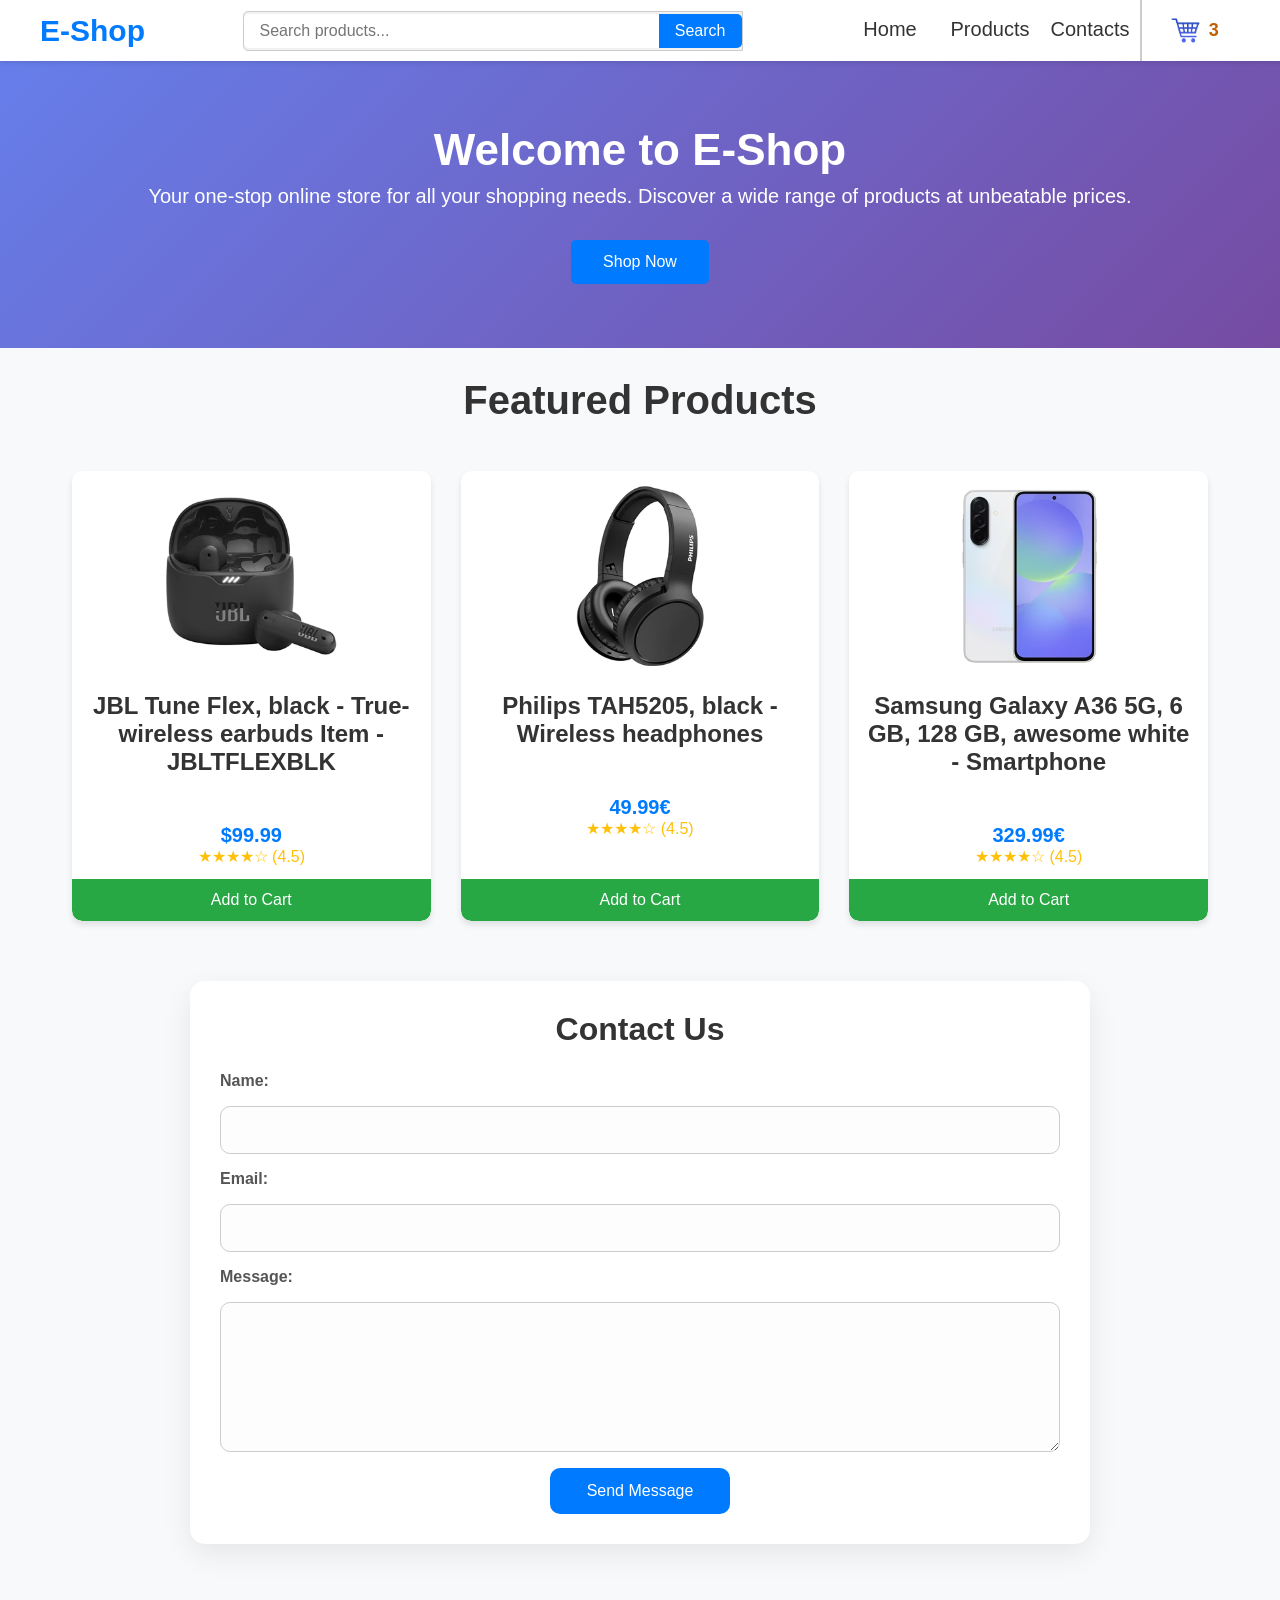
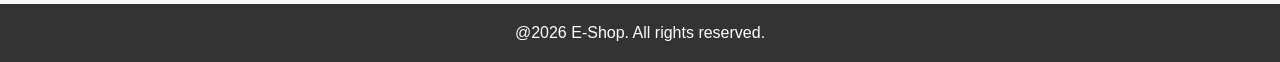
<file: index.html>
<!DOCTYPE html>
<html>
<head>
    <meta charset="UTF-8">
    <meta name="viewport" content="width=device-width, initial-scale=1.0">
    <title>E-Shop - Your Online Store</title>
    <link rel="stylesheet" href="style.css">
</head>
<body>


    <!-- Header & Navigation -->
    <header>
        <nav>
            <div class="logo">E-Shop</div>
            <div class="search">
                <input type="text" placeholder="Search products..."><button>Search</button>
            </div>
            <ul class="nav-links">
                <li><a href="index.html">Home</a></li>
                <li><a href="products.html">Products</a></li>
                <li><a href="index.html#contact">Contacts</a></li>
                <li class="cart-link"><a href="cart.html"><img src="images/cart.png" class="cart-img" alt="Cart"></a></li>
            </ul>
        </nav>
    </header>


<!-- Home Section -->
<section class="sc-home">
        <h1>Welcome to E-Shop</h1>
        <p>Your one-stop online store for all your shopping needs. Discover a wide range of products at unbeatable prices.</p>
        <a href="products.html" class="button">Shop Now</a>
</section>

    
<!-- Featured Products Section -->
    <main>
        <section class="products">
            <h2>Featured Products</h2>
        <div class="grid-container">
            
            <div class="product-container">
                <a href="product.html">
                <div class="product-link">
                <img src="images/electronics/headphones01.png" alt="Headphones" class="product-image">
                <h2>JBL Tune Flex, black - True-wireless earbuds Item - JBLTFLEXBLK</h2>
                <div class="product-details">
                <p class="price">$99.99</p>
                <div class="rating">★★★★☆ (4.5)</div>
                </div></div></a>
                <a href="#" class="into-cart">Add to Cart</a>

            </div>


            <div class="product-container">
                <a href="product.html">
                <div class="product-link">
                <img src="images/electronics/headphones02.png" alt="Headphones" class="product-image">
                <h2>Philips TAH5205, black - Wireless headphones</h2>
                <div class="product-details">
                <p class="price">49.99€</p>
                <div class="rating">★★★★☆ (4.5)</div>
                </div></div></a>
                <a href="#" class="into-cart">Add to Cart</a>

            </div>

            <div class="product-container">
                <a href="product.html">
                <div class="product-link">
                <img src="images/electronics/phone1.png" alt="Phone" class="product-image">
                <h2>Samsung Galaxy A36 5G, 6 GB, 128 GB, awesome white - Smartphone</h2>
                <div class="product-details">
                <p class="price">329.99€</p>
                <div class="rating">★★★★☆ (4.5)</div>
                </div></div></a>
                <a href="#" class="into-cart">Add to Cart</a>

            </div>
        </div>
            <!-- More products can be added here -->
        </section>
    </main>


   <!-- Contact Section -->
    <section id="contact" class="contact">
        <h2>Contact Us</h2>
        <form action="index.html#contact" method="post" id="cont-form">
            <label for="name">Name:</label>
            <input type="text" id="name" name="name">

            <label for="email">Email:</label>
            <input type="email" id="email" name="email">

            <label for="message">Message:</label>
            <textarea id="message" name="message" ></textarea>

            <button type="submit">Send Message</button>
        </form>
    </section>
    
    <!-- Footer -->
    <footer>
        <p>@2026 E-Shop. All rights reserved.</p>
    </footer>

    
<script src="index.js"></script>
</body>

</html>
</file>
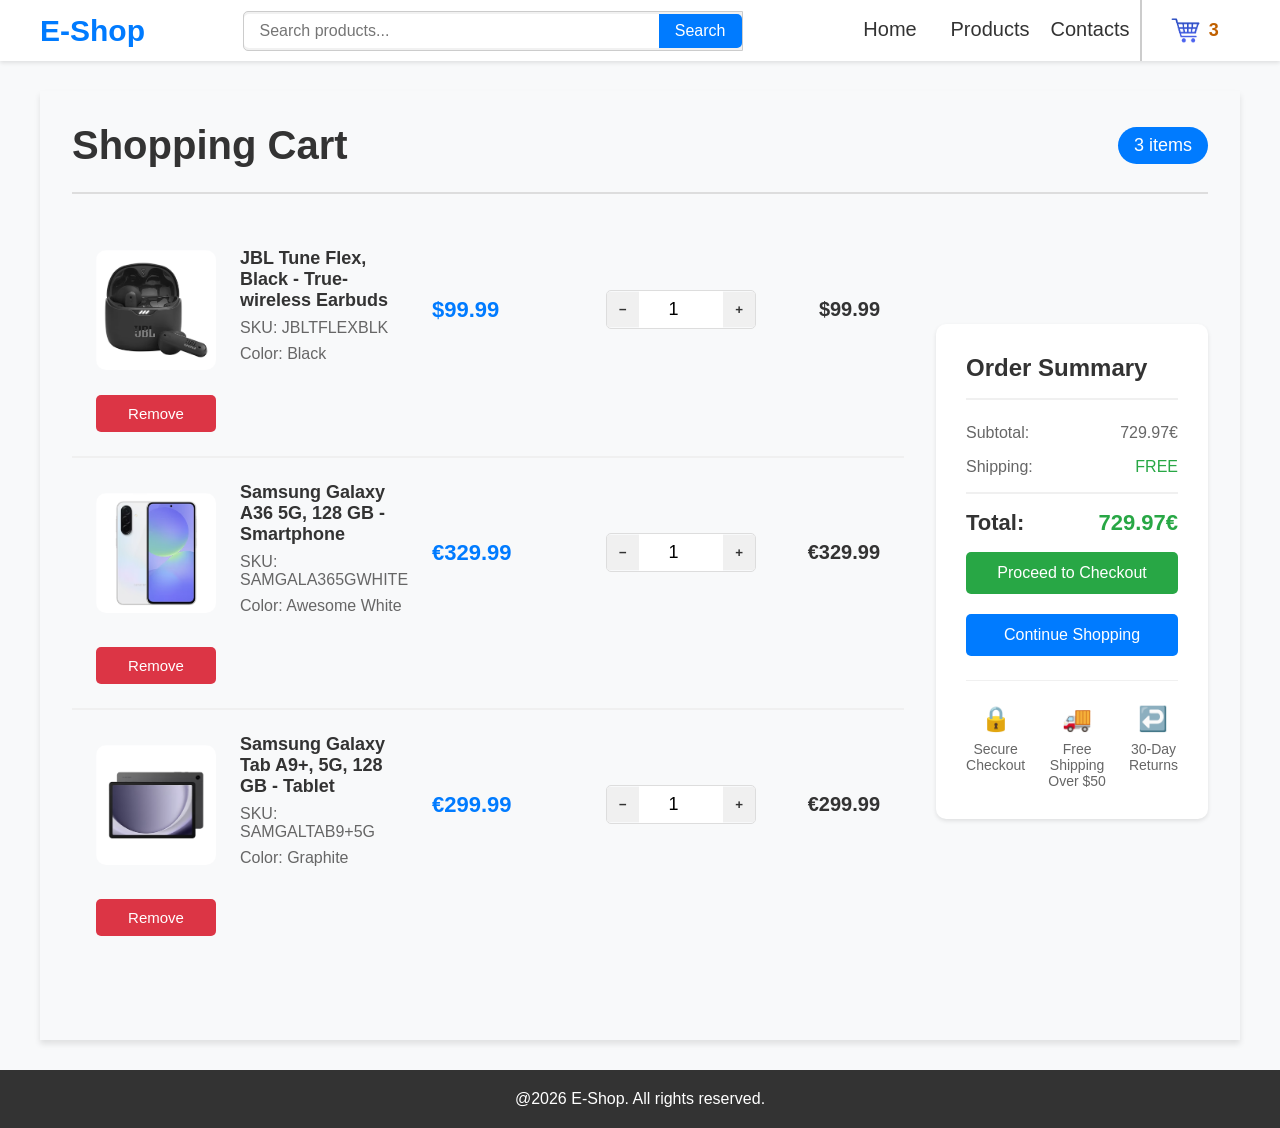
<file: cart.html>
<!DOCTYPE html>
<html>
<head>
    <meta charset="UTF-8">
    <meta name="viewport" content="width=device-width, initial-scale=1.0">
    <title>Shopping Cart - E-Shop</title>
    <link rel="stylesheet" href="style.css">
</head>
<body>

    <!-- Header & Navigation -->
    <header>
        <nav>
            <div class="logo">E-Shop</div>
            <div class="search">
                <input type="text" placeholder="Search products..."><button>Search</button>
            </div>
            <ul class="nav-links">
                <li><a href="index.html">Home</a></li>
                <li><a href="products.html">Products</a></li>
                <li><a href="index.html#contact">Contacts</a></li>
                <li class="cart-link"><a href="cart.html"><img src="images/cart.png" class="cart-img" alt="Cart"></a></li>
            </ul>
        </nav>
    </header>

    <!-- Shopping Cart Section -->
    <main>
        <section class="cart-container">
            <div class="cart-header">
                <h1>Shopping Cart</h1>
                <span class="cart-item-count">3 items</span>
            </div>

            <div class="cart-layout">
                <!-- Cart Items Section -->
                <div class="cart-items-section">
                    <!-- Cart Item 1 -->
                    <div class="cart-item" id="cart-item">
                        <div class="cart-item-image">
                            <img src="images/electronics/headphones01.png" alt="JBL Tune Flex">
                        </div>
                        <div class="cart-item-details">
                            <h2>JBL Tune Flex, Black - True-wireless Earbuds</h2>
                            <p class="product-sku">SKU: JBLTFLEXBLK</p>
                            <p class="product-color">Color: Black</p>
                        </div>
                        <div class="cart-item-price">$99.99</div>
                        <div class="quantity-control">
                            <button>−</button>
                            <input type="number" value="1" readonly>
                            <button>+</button>
                        </div>
                        <div class="item-price">$99.99</div>
                        <button class="remove-btn" onclick="remove()">Remove</button>
                    </div>

                    <!-- Cart Item 2 -->
                    <div class="cart-item">
                        <div class="cart-item-image">
                            <img src="images/electronics/phone1.png" alt="Samsung Galaxy A36">
                        </div>
                        <div class="cart-item-details">
                            <h2>Samsung Galaxy A36 5G, 128 GB - Smartphone</h2>
                            <p class="product-sku">SKU: SAMGALA365GWHITE</p>
                            <p class="product-color">Color: Awesome White</p>
                        </div>
                        <div class="cart-item-price">€329.99</div>
                        <div class="quantity-control">
                            <button>−</button>
                            <input type="number" value="1" readonly>
                            <button>+</button>
                        </div>
                        <div class="item-price">€329.99</div>
                        <button class="remove-btn">Remove</button>
                    </div>

                    <!-- Cart Item 3 -->
                    <div class="cart-item" id="item-3">
                        <div class="cart-item-image">
                            <img src="images/electronics/tablet.png" alt="Samsung Galaxy Tab">
                        </div>
                        <div class="cart-item-details">
                            <h2>Samsung Galaxy Tab A9+, 5G, 128 GB - Tablet</h2>
                            <p class="product-sku">SKU: SAMGALTAB9+5G</p>
                            <p class="product-color">Color: Graphite</p>
                        </div>
                        <div class="cart-item-price">€299.99</div>
                        <div class="quantity-control">
                            <button>−</button>
                            <input type="number" value="1" readonly>
                            <button>+</button>
                        </div>
                        <div class="item-price">€299.99</div>
                        <button class="remove-btn">Remove</button>
                    </div>
                </div>

                <!-- Order Summary Sidebar -->
                <div class="order-summary">
                    <h2>Order Summary</h2>

                    <div class="summary-row">
                        <span>Subtotal:</span>
                        <span class="tag-price">729.97€</span>
                    </div>

                    <div class="summary-row">
                        <span>Shipping:</span>
                        <span class="tag-price" style="color:#28a745">FREE</span>
                    </div>

                    <div class="summary-row total">
                        <span>Total:</span>
                        <span class="tag-price">729.97€</span>
                    </div>


                    <!-- Checkout Button -->
                    <button class="checkout-btn">Proceed to Checkout</button>
                    <a href="products.html" class="continue-shopping-btn">Continue Shopping</a>

                    <!-- Trust Badges -->
                    <div class="trust-badges">
                        <div class="badge">
                            <span class="icon">🔒</span>
                            <span>Secure Checkout</span>
                        </div>
                        <div class="badge">
                            <span class="icon">🚚</span>
                            <span>Free Shipping Over $50</span>
                        </div>
                        <div class="badge">
                            <span class="icon">↩️</span>
                            <span>30-Day Returns</span>
                        </div>
                    </div>
                </div>
            </div>
        </section>
    </main>

    <!-- Footer -->
    <footer>
        <p>@2026 E-Shop. All rights reserved.</p>
    </footer>

</body>
</html>
</file>
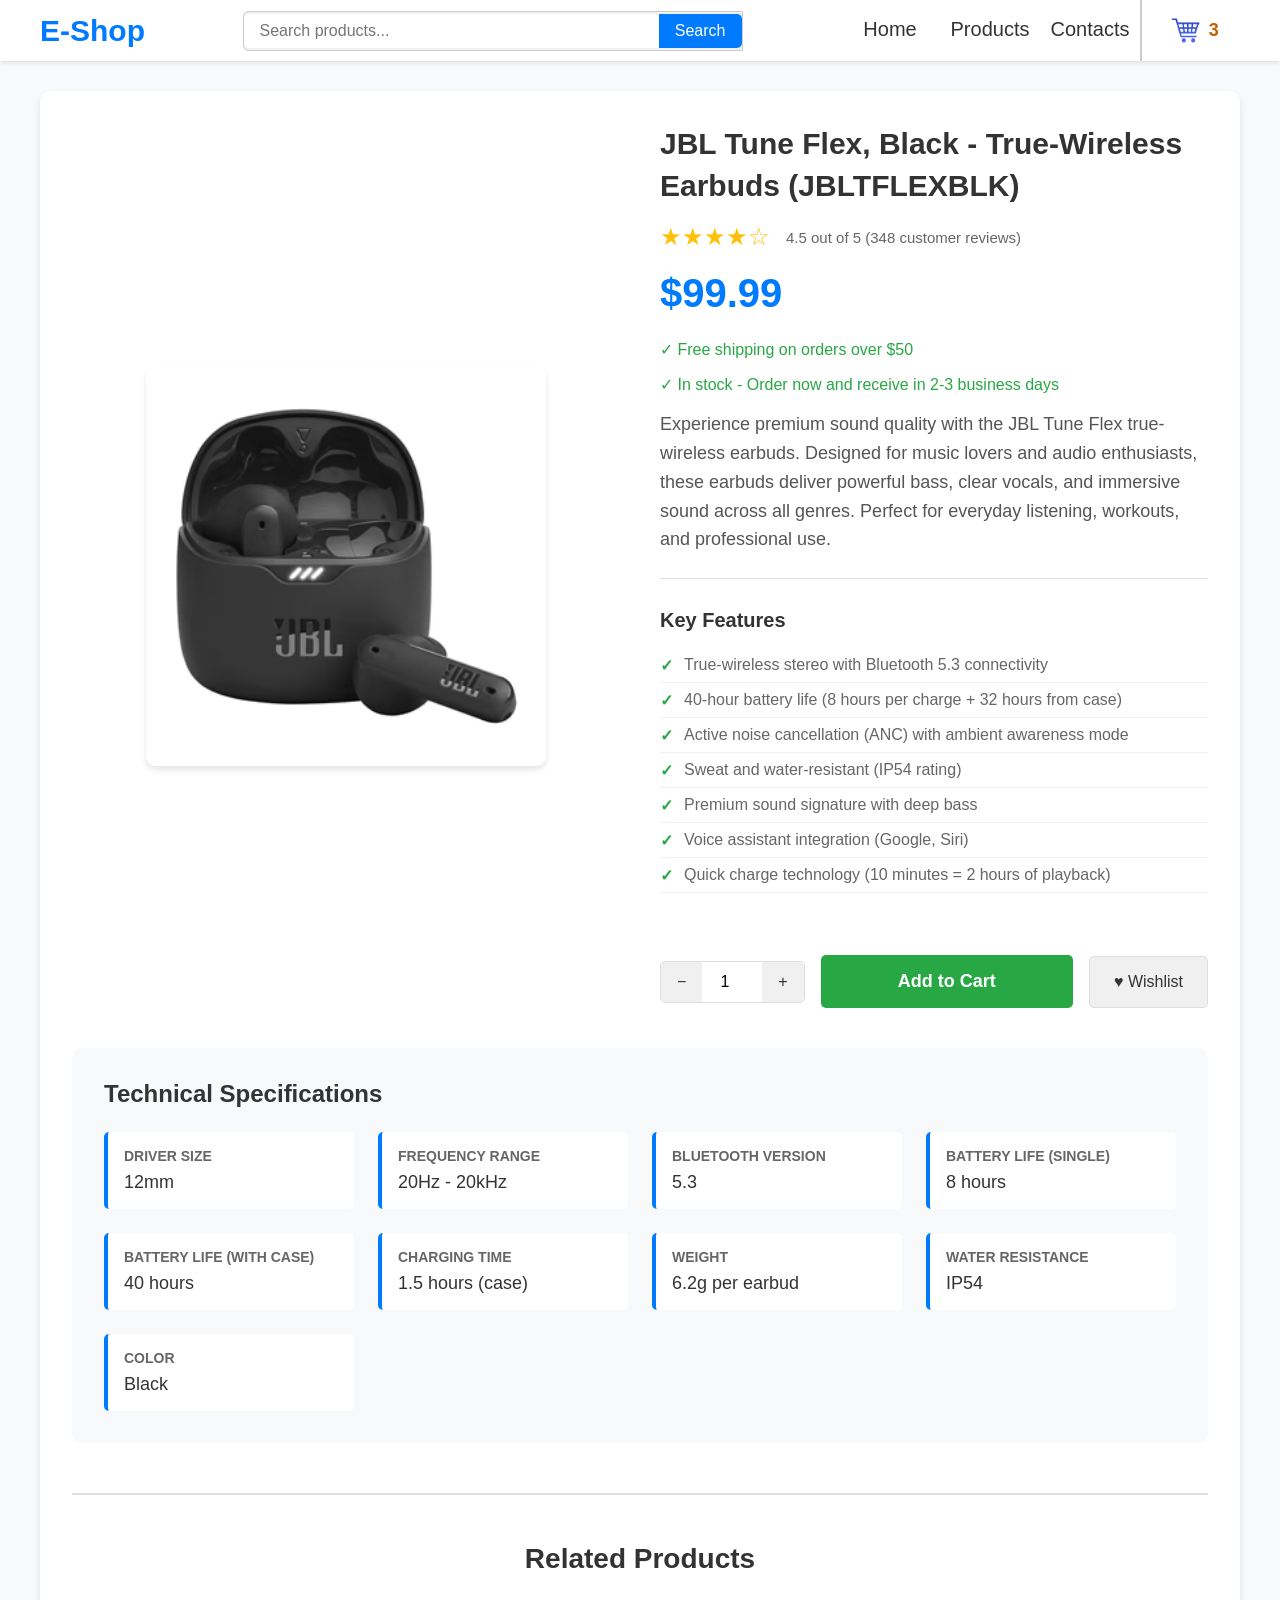
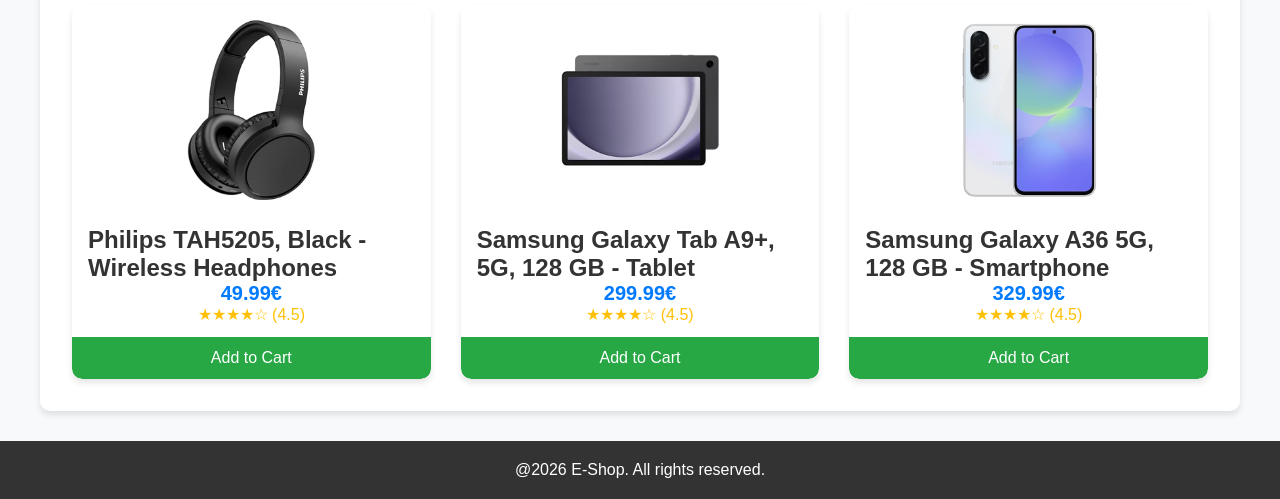
<file: product.html>
<!DOCTYPE html>
<html>
<head>
    <meta charset="UTF-8">
    <meta name="viewport" content="width=device-width, initial-scale=1.0">
    <title>Product Details - E-Shop</title>
    <link rel="stylesheet" href="style.css">
</head>
<body>

    <!-- Header & Navigation -->
    <header>
        <nav>
            <div class="logo">E-Shop</div>
            <div class="search">
                <input type="text" placeholder="Search products..."><button>Search</button>
            </div>
            <ul class="nav-links">
                <li><a href="index.html">Home</a></li>
                <li><a href="products.html">Products</a></li>
                <li><a href="index.html#contact">Contacts</a></li>
                <li class="cart-link"><a href="cart.html"><img src="images/cart.png" class="cart-img" alt="Cart"></a></li>
            </ul>
        </nav>
    </header>

    <!-- Product Detail Section -->
    <main>
        <div class="product-detail">
            <div class="product-detail-container">
                <!-- Product Image -->
                <div class="product-image-section">
                    <img src="images/electronics/headphones01.png" alt="JBL Tune Flex Black Wireless Earbuds">
                </div>

                <!-- Product Information -->
                <div class="product-info-section">
                    <h1 class="product-title">JBL Tune Flex, Black - True-Wireless Earbuds (JBLTFLEXBLK)</h1>

                    <!-- Rating -->
                    <div class="product-rating">
                        <span class="rating-stars">★★★★☆</span>
                        <span class="rating-count">4.5 out of 5 (348 customer reviews)</span>
                    </div>

                    <!-- Price -->
                    <div class="product-price">$99.99</div>
                    <div class="price-info">✓ Free shipping on orders over $50</div>
                    <div class="price-info">✓ In stock - Order now and receive in 2-3 business days</div>

                    <!-- Description -->
                    <div class="product-description">
                        Experience premium sound quality with the JBL Tune Flex true-wireless earbuds. Designed for music lovers and audio enthusiasts, these earbuds deliver powerful bass, clear vocals, and immersive sound across all genres. Perfect for everyday listening, workouts, and professional use.
                    </div>

                    <!-- Key Features -->
                    <div class="product-details-list">
                        <h3>Key Features</h3>
                        <ul>
                            <li>True-wireless stereo with Bluetooth 5.3 connectivity</li>
                            <li>40-hour battery life (8 hours per charge + 32 hours from case)</li>
                            <li>Active noise cancellation (ANC) with ambient awareness mode</li>
                            <li>Sweat and water-resistant (IP54 rating)</li>
                            <li>Premium sound signature with deep bass</li>
                            <li>Voice assistant integration (Google, Siri)</li>
                            <li>Quick charge technology (10 minutes = 2 hours of playback)</li>
                        </ul>
                    </div>

                    <!-- Add to Cart Actions -->
                    <div class="product-actions">
                        <div class="quantity-selector">
                            <button>−</button>
                            <input type="number" value="1" readonly>
                            <button>+</button>
                        </div>
                        <button class="add-to-cart-btn">Add to Cart</button>
                        <button class="wishlist-btn">♥ Wishlist</button>
                    </div>
                </div>
            </div>

            <!-- Specifications Section -->
            <div class="specifications">
                <h3>Technical Specifications</h3>
                <div class="spec-grid">
                    <div class="spec-item">
                        <div class="spec-label">Driver Size</div>
                        <div class="spec-value">12mm</div>
                    </div>
                    <div class="spec-item">
                        <div class="spec-label">Frequency Range</div>
                        <div class="spec-value">20Hz - 20kHz</div>
                    </div>
                    <div class="spec-item">
                        <div class="spec-label">Bluetooth Version</div>
                        <div class="spec-value">5.3</div>
                    </div>
                    <div class="spec-item">
                        <div class="spec-label">Battery Life (Single)</div>
                        <div class="spec-value">8 hours</div>
                    </div>
                    <div class="spec-item">
                        <div class="spec-label">Battery Life (With Case)</div>
                        <div class="spec-value">40 hours</div>
                    </div>
                    <div class="spec-item">
                        <div class="spec-label">Charging Time</div>
                        <div class="spec-value">1.5 hours (case)</div>
                    </div>
                    <div class="spec-item">
                        <div class="spec-label">Weight</div>
                        <div class="spec-value">6.2g per earbud</div>
                    </div>
                    <div class="spec-item">
                        <div class="spec-label">Water Resistance</div>
                        <div class="spec-value">IP54</div>
                    </div>
                    <div class="spec-item">
                        <div class="spec-label">Color</div>
                        <div class="spec-value">Black</div>
                    </div>
                </div>
            </div>

            <!-- Related Products Section -->
            <div class="related-products">
                <h3>Related Products</h3>
                <div class="related-grid">
                    <div class="product-container">
                        <a href="product.html">
                            <div class="product-link">
                                <img src="images/electronics/headphones02.png" alt="Philips Wireless Headphones" class="product-image">
                                <h2>Philips TAH5205, Black - Wireless Headphones</h2>
                                <div class="product-details">
                                <p class="price">49.99€</p>
                                <div class="rating">★★★★☆ (4.5)</div>
                                </div>
                            </div>
                        </a>
                        <a href="#" class="into-cart">Add to Cart</a>
                    </div>

                    <div class="product-container">
                        <a href="product.html">
                            <div class="product-link">
                                <img src="images/electronics/tablet.png" alt="Samsung Tablet" class="product-image">
                                <h2>Samsung Galaxy Tab A9+, 5G, 128 GB - Tablet</h2>
                                <div class="product-details">
                                <p class="price">299.99€</p>
                                <div class="rating">★★★★☆ (4.5)</div>
                                </div>
                            </div>
                        </a>
                        <a href="#" class="into-cart">Add to Cart</a>
                    </div>

                    <div class="product-container">
                        <a href="product.html">
                            <div class="product-link">
                                <img src="images/electronics/phone1.png" alt="Samsung Smartphone" class="product-image">
                                <h2>Samsung Galaxy A36 5G, 128 GB - Smartphone</h2>
                                <div class="product-details">
                                <p class="price">329.99€</p>
                                <div class="rating">★★★★☆ (4.5)</div>
                                </div>
                            </div>
                        </a>
                        <a href="#" class="into-cart">Add to Cart</a>
                    </div>
                </div>
            </div>
        </div>
    </main>

    <!-- Footer -->
    <footer>
        <p>@2026 E-Shop. All rights reserved.</p>
    </footer>


</body>
</html>
</file>
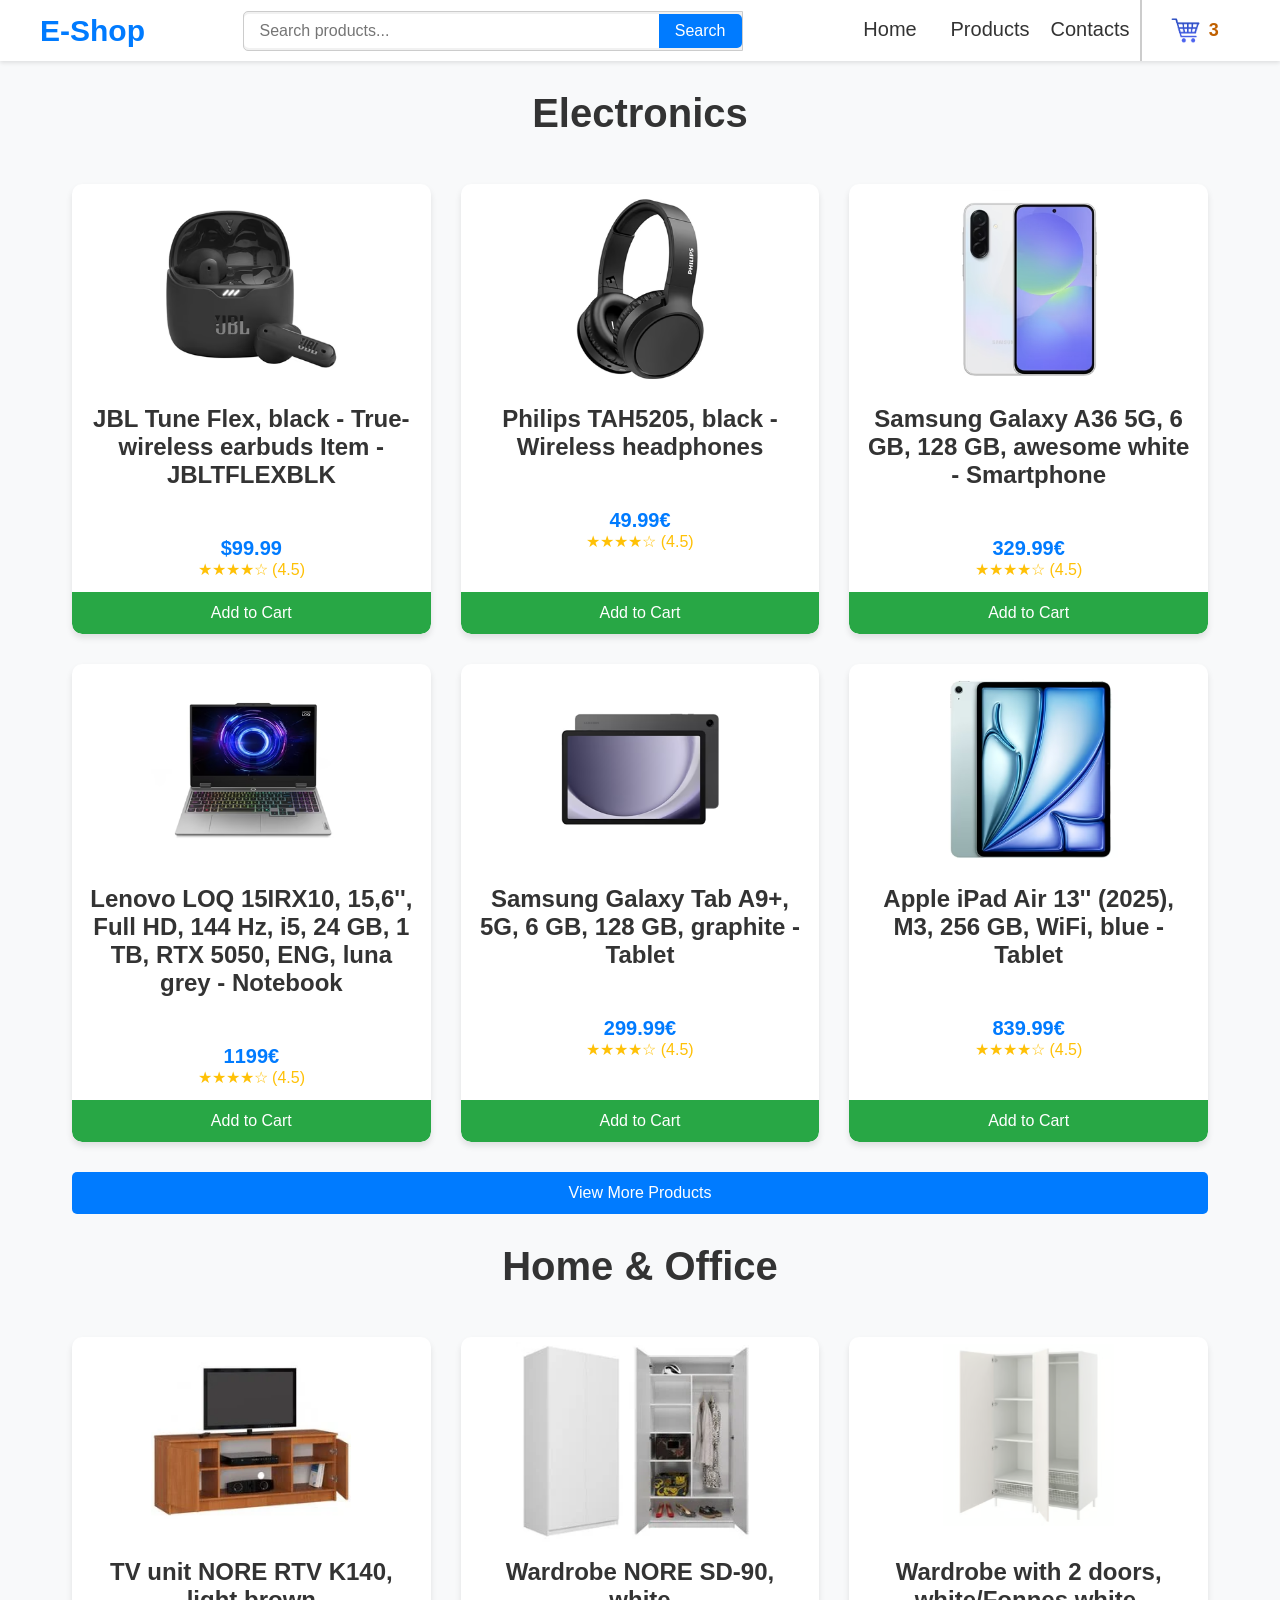
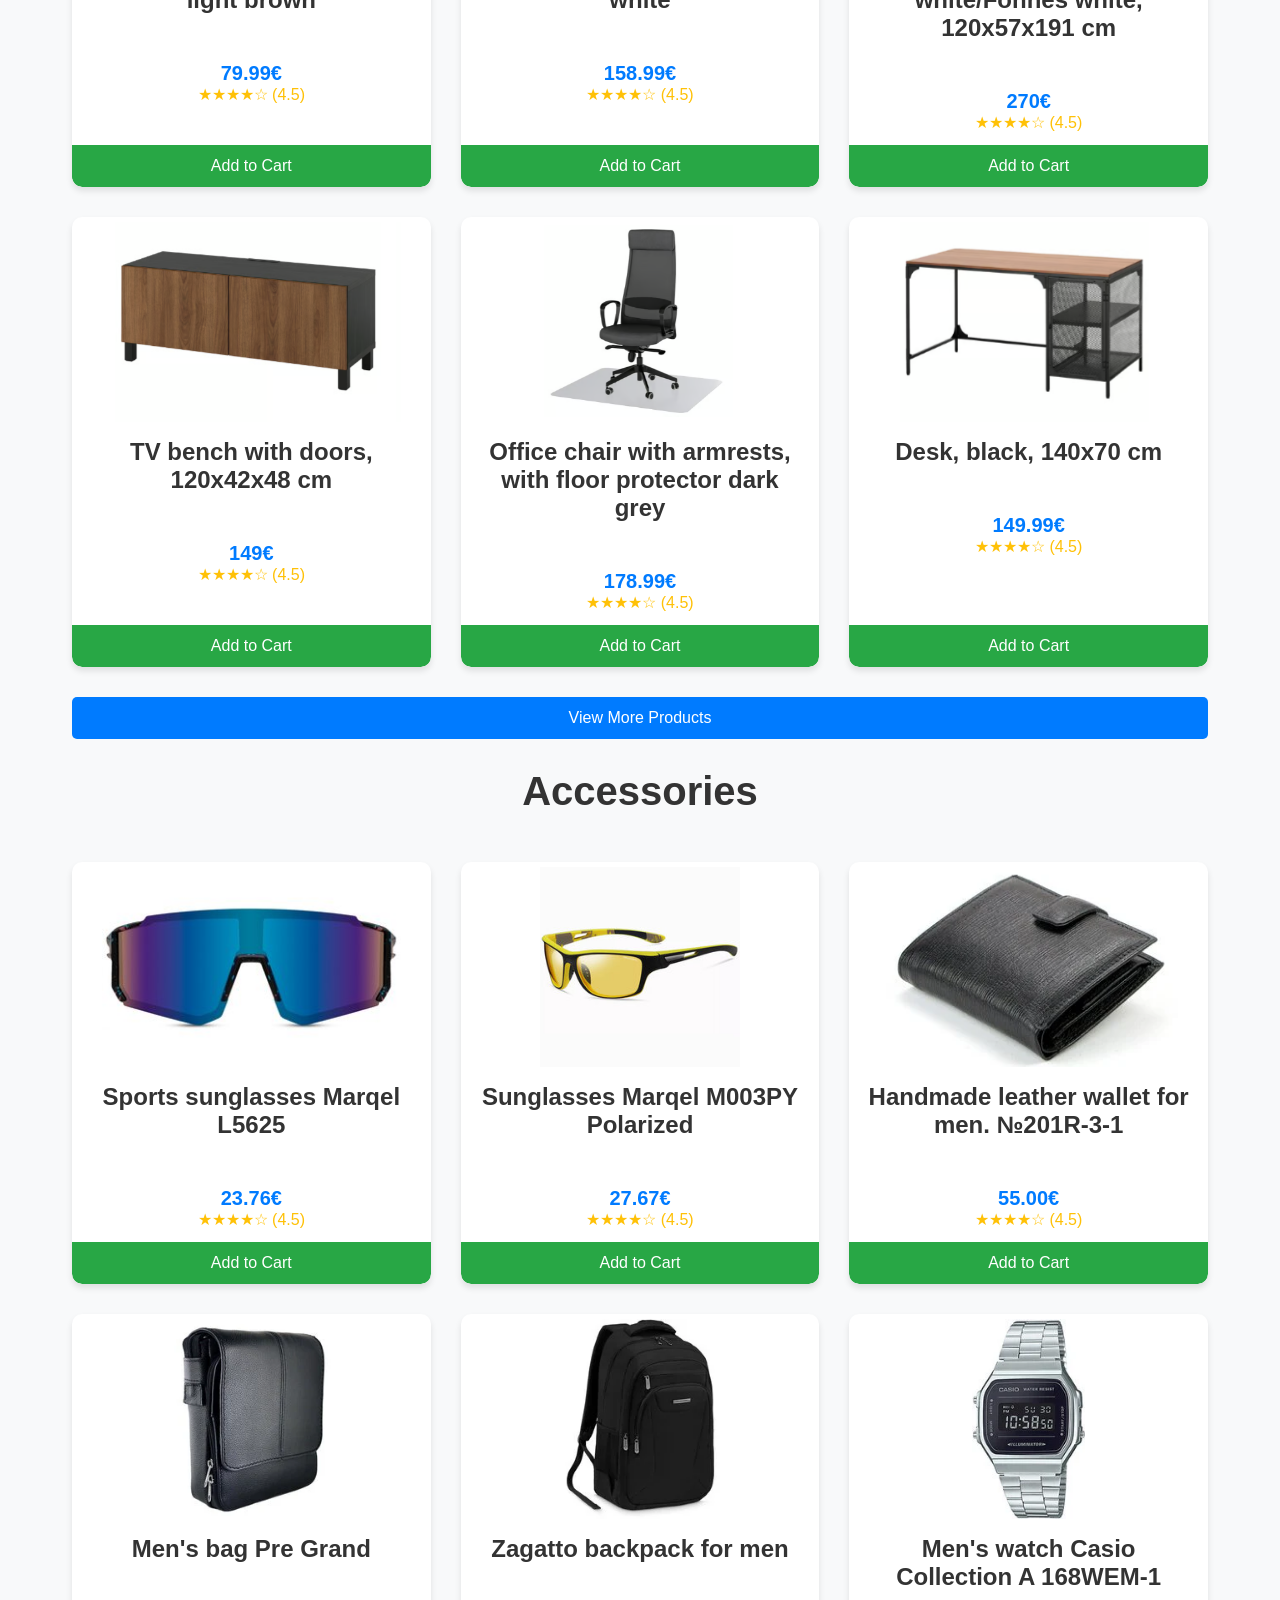
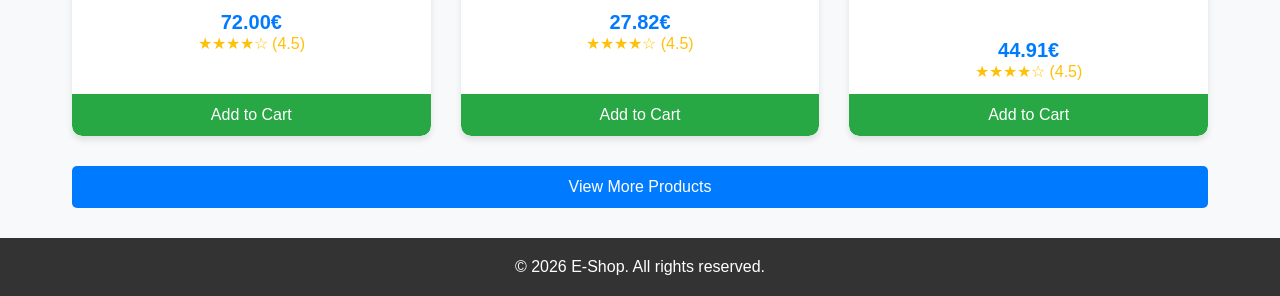
<file: products.html>
<!DOCTYPE html>
<html>
<head>
    <meta charset="UTF-8">
    <meta name="viewport" content="width=device-width, initial-scale=1.0">
    <title>E-Shop - Products</title>
    <link rel="stylesheet" href="style.css">
</head>
<body>


    <!-- Header & Navigation -->
    <header>
        <nav>
            <div class="logo">E-Shop</div>
            <div class="search">
                <input type="text" placeholder="Search products..."><button>Search</button>
            </div>
            <ul class="nav-links">
                <li><a href="index.html">Home</a></li>
                <li><a href="products.html">Products</a></li>
                <li><a href="index.html#contact">Contacts</a></li>
                <li class="cart-link"><a href="cart.html"><img src="images/cart.png" class="cart-img" alt="Cart"></a></li>
            </ul>
        </nav>
    </header>
    
<!-- Products -->
    <main>
        <!-- Electronics Section -->
        <section class="products" id="electronics">
            <h2>Electronics</h2>
        <div class="grid-container">

            <div class="product-container">

                <a href="product.html">
                <div class="product-link">
                <img src="images/electronics/headphones01.png" alt="Headphones" class="product-image">
                <h2>JBL Tune Flex, black - True-wireless earbuds Item - JBLTFLEXBLK</h2>
                <div class="product-details">
                <p class="price">$99.99</p>
                <div class="rating">★★★★☆ (4.5)</div>
                </div></div></a>
                <a href="#" class="into-cart">Add to Cart</a>
                
            </div>
                
            <div class="product-container">

                <a href="product.html">
                <div class="product-link">
                <img src="images/electronics/headphones02.png" alt="Headphones" class="product-image">
                <h2>Philips TAH5205, black - Wireless headphones</h2>
                <div class="product-details">
                <p class="price">49.99€</p>
                <div class="rating">★★★★☆ (4.5)</div>
                </div></div></a>
                <a href="#" class="into-cart">Add to Cart</a>

            </div>

            <div class="product-container">

                <a href="product.html">
                <div class="product-link">
                <img src="images/electronics/phone1.png" alt="Phone" class="product-image">
                <h2>Samsung Galaxy A36 5G, 6 GB, 128 GB, awesome white - Smartphone</h2>
                <div class="product-details">
                <p class="price">329.99€</p>
                <div class="rating">★★★★☆ (4.5)</div>
                </div></div></a>
                <a href="#" class="into-cart">Add to Cart</a>

            </div>

            <div class="product-container">

                <a href="product.html">
                <div class="product-link">
                <img src="images/electronics/notebook.png" alt="Notebook" class="product-image">
                <h2>Lenovo LOQ 15IRX10, 15,6'', Full HD, 144 Hz, i5, 24 GB, 1 TB, RTX 5050, ENG, luna grey - Notebook</h2>
                <div class="product-details">
                <p class="price">1199€</p>
                <div class="rating">★★★★☆ (4.5)</div>
                </div></div></a>
                <a href="#" class="into-cart">Add to Cart</a>

            </div>

            <div class="product-container">

                <a href="product.html">
                <div class="product-link">
                <img src="images/electronics/tablet.png" alt="Tablet" class="product-image">
                <h2>Samsung Galaxy Tab A9+, 5G, 6 GB, 128 GB, graphite - Tablet</h2>
                <div class="product-details">
                <p class="price">299.99€</p>
                <div class="rating">★★★★☆ (4.5)</div>
                </div></div></a>
                <a href="#" class="into-cart">Add to Cart</a>

            </div>

            <div class="product-container">

                <a href="product.html">
                <div class="product-link">
                <img src="images/electronics/tablet1.png" alt="Tablet" class="product-image">
                <h2>Apple iPad Air 13'' (2025), M3, 256 GB, WiFi, blue - Tablet</h2>
                <div class="product-details">
                <p class="price">839.99€</p>
                <div class="rating">★★★★☆ (4.5)</div>
                </div></div></a>
                <a href="#" class="into-cart">Add to Cart</a>

            </div>
        </div>

            <a href="products.html#electronics" class="more-products">View More Products</a>
        </section>


        <!-- Home & Office Section -->
                <section class="products" id="home-office">
            <h2>Home & Office</h2>
        <div class="grid-container">
           
            <div class="product-container">

                <a href="product.html">
                <div class="product-link">
                <img src="images/home/tv-unit.png" alt="TV Unit" class="product-image">
                <h2>TV unit NORE RTV K140, light brown</h2>
                <div class="product-details">
                <p class="price">79.99€</p>
                <div class="rating">★★★★☆ (4.5)</div>
                </div></div></a>
                <a href="#" class="into-cart">Add to Cart</a>

            </div>

            <div class="product-container">

                <a href="product.html">
                <div class="product-link">
                <img src="images/home/wardrobe.png" alt="Wardrobe" class="product-image">
                <h2>Wardrobe NORE SD-90, white</h2>
                <div class="product-details">
                <p class="price">158.99€</p>
                <div class="rating">★★★★☆ (4.5)</div>
                </div></div></a>
                <a href="#" class="into-cart">Add to Cart</a>

            </div>

            <div class="product-container">

                <a href="product.html">
                <div class="product-link">
                <img src="images/home/wardrobe1.png" alt="Wardrobe" class="product-image">
                <h2>Wardrobe with 2 doors, white/Fonnes white, 120x57x191 cm</h2>
                <div class="product-details">
                <p class="price">270€</p>
                <div class="rating">★★★★☆ (4.5)</div>
                </div></div></a>
                <a href="#" class="into-cart">Add to Cart</a>

            </div>

            <div class="product-container">

                <a href="product.html">
                <div class="product-link">
                <img src="images/home/tb1.png" alt="TV Bench" class="product-image">
                <h2>TV bench with doors, 120x42x48 cm</h2>
                <div class="product-details">
                <p class="price">149€</p>
                <div class="rating">★★★★☆ (4.5)</div>
                </div></div></a>
                <a href="#" class="into-cart">Add to Cart</a>

            </div>

            <div class="product-container">

                <a href="product.html">
                <div class="product-link">
                <img src="images/home/chair.png" alt="Office Chair" class="product-image">
                <h2>Office chair with armrests, with floor protector dark grey</h2>
                <div class="product-details">
                <p class="price">178.99€</p>
                <div class="rating">★★★★☆ (4.5)</div>
                </div></div></a>
                <a href="#" class="into-cart">Add to Cart</a>

            </div>

            <div class="product-container">

                <a href="product.html">
                <div class="product-link">
                <img src="images/home/desk.png" alt="Desk" class="product-image">
                <h2>Desk, black, 140x70 cm</h2>
                <div class="product-details">
                <p class="price">149.99€</p>
                <div class="rating">★★★★☆ (4.5)</div>
                </div></div></a>
                <a href="#" class="into-cart">Add to Cart</a>

            </div>

        </div>

            <a href="products.html#home-office" class="more-products">View More Products</a>
        </section>


        <!-- Accessories Section -->
                <section class="products" id="accessories">
            <h2>Accessories</h2>
        <div class="grid-container">

            <div class="product-container">

                <a href="product.html">
                <div class="product-link">
                <img src="images/acces/sunglases.png" alt="Sunglasses" class="product-image">
                <h2>Sports sunglasses Marqel L5625</h2>
                <div class="product-details">
                <p class="price">23.76€</p>
                <div class="rating">★★★★☆ (4.5)</div>
                </div></div></a>
                <a href="#" class="into-cart">Add to Cart</a>

            </div>

            <div class="product-container">

                <a href="product.html">
                <div class="product-link">
                <img src="images/acces/sunglasses.png" alt="Sunglasses" class="product-image">
                <h2>Sunglasses Marqel M003PY Polarized</h2>
                <div class="product-details">
                <p class="price">27.67€</p>
                <div class="rating">★★★★☆ (4.5)</div>
                </div></div></a>
                <a href="#" class="into-cart">Add to Cart</a>

            </div>

            <div class="product-container">

                <a href="product.html">
                <div class="product-link">
                <img src="images/acces/wallet.png" alt="Wallet" class="product-image">
                <h2>Handmade leather wallet for men. №201R-3-1</h2>
                <div class="product-details">
                <p class="price">55.00€</p>
                <div class="rating">★★★★☆ (4.5)</div>
                </div></div></a>
                <a href="#" class="into-cart">Add to Cart</a>

            </div>

            <div class="product-container">

                <a href="product.html">
                <div class="product-link">
                <img src="images/acces/bag.png" alt="Bag" class="product-image">
                <h2>Men's bag Pre Grand</h2>
                <div class="product-details">
                <p class="price">72.00€</p>
                <div class="rating">★★★★☆ (4.5)</div>
                </div></div></a>
                <a href="#" class="into-cart">Add to Cart</a>

            </div>

            <div class="product-container">

                <a href="product.html">
                <div class="product-link">
                <img src="images/acces/backpack.png" alt="Backpack" class="product-image">
                <h2>Zagatto backpack for men</h2>
                <div class="product-details">
                <p class="price">27.82€</p>
                <div class="rating">★★★★☆ (4.5)</div>
                </div></div></a>
                <a href="#" class="into-cart">Add to Cart</a>

            </div>

            <div class="product-container">

                <a href="product.html">
                <div class="product-link">
                <img src="images/acces/watch.png" alt="Watch" class="product-image">
                <h2>Men's watch Casio Collection A 168WEM-1</h2>
                <div class="product-details">
                <p class="price">44.91€</p>
                <div class="rating">★★★★☆ (4.5)</div>
                </div></div></a>
                <a href="#" class="into-cart">Add to Cart</a>

            </div>

        </div>

            <a href="products.html#accessories" class="more-products">View More Products</a>
        </section>
    </main>

    <!-- Footer -->
    <footer>
        <p>&copy; 2026 E-Shop. All rights reserved.</p>
    </footer>


</body>

</html>
</file>
<file: style.css>
* {
    margin: 0;
    padding: 0;
    box-sizing: border-box;
}

body {
    font-family: Arial, sans-serif;
    color: #333;
    background-color: #f8f9fa;
}

header {
    background-color: #fff;
    box-shadow: 0 2px 4px rgba(0,0,0,0.1);
    position: sticky;
    top: 0;
    z-index: 100;
}

footer {
    background-color: #333;
    color: #fff;
    text-align: center;
    padding: 20px 0;
    max-width: 100%;
    bottom: 0;
}



/* Navigation CSS */

nav {
    display: flex;
    justify-content: space-between;
    align-items: center;
    max-width: 1200px;
    margin: 0 auto;
}

.logo {
    font-size: 30px;
    font-weight: 700;
    color: #007bff;
}

.nav-links {
    display: flex;
    list-style: none;
}

.nav-links a {
    display: block;
    text-align: center;
    width: 100px;
    font-size: 20px;
    text-decoration: none;
    color: #333;
    font-weight: 500;
    transition: color 0.3s;
    padding: 18px 0;
}

.nav-links a:hover {
    color: #007bff;
    background-color: #f8f8f8;
}

.cart-link a {
        display: block;
    align-items: center;
    border-left: 2px solid #ccc;
    font-size: 20px;
    text-decoration: none;
    color: #333;
    font-weight: 500;
    transition: color 0.3s;
}

.cart-link a:hover {
    color: #007bff;
}

.cart-link .cart-img {
    height: 25px;
    vertical-align: middle;
}

.cart-link a::after {
    content: "3";
    font-size: 18px;
    font-weight: 600;
    color: #c06000;
}

.search {
    display: flex;
    align-items: center;
    background-color: #f1f1f1;
    border-radius: 5px 0 0 5px;
    border: 1px solid #ccc;
    width: 500px;
    height: 40px;
}

.search input {
    width: 100%;
    padding: 8px 16px;
    border: none;
    border-radius: 5px 0 0 5px;
    font-size: 16px;
}

.search input:focus {
    outline: none;
    border-color: #007bff;
    box-shadow: 0 0 0 3px rgba(0,123,255,0.12);
}

.search button {
    padding: 8px 16px;
    border: none;
    background-color: #007bff;
    color: white;
    font-size: 16px;
    border-radius: 0 5px 5px 0;
    cursor: pointer;
    transition: background-color 0.3s;
}

.search button:hover {
    background-color: #0056b3;
}

@media (max-width: 768px) {
    header {
        position: static;
    }
    nav {
        flex-direction: column;
        align-items: center;
    }
    nav .nav-links {
        flex-direction: column;
        width: 100%;
    }

    .nav-links a {
        margin-left: 0;
        padding: 12px 0;
        width: 100%;
        height: 100%;
        border: 1px solid #ddd;
        text-align: center;
    }

    .nav-links a:active {
        color: #007bff;
        background-color: #f8f8f8;
    }

    .search {
        width: 90%;
        margin: 10px;
    }
    .logo {
        display: none;
    }
}

/* Home Section */

.sc-home {
    background: linear-gradient(135deg, #667eea 0%, #764ba2 100%);
    color: white;
    padding: 64px 32px;
    text-align: center;
}
.sc-home h1 {
    font-size: 44px;
    margin-bottom: 10px;
}
.sc-home p {
    font-size: 20px;
    margin-bottom: 32px;
}


.button {
    display: inline-block;
    padding: 13px 32px;
    background-color: #007bff;
    color: white;
    text-decoration: none;
    border-radius: 5px;
    transition: background-color 0.3s;
}
.button:hover {
    background-color: #0056b3;
}


/* Featured Products Section */
.products {
    max-width: 1200px;
    margin: 30px auto;
    padding: 0 32px;
}
.products h2 {
    text-align: center;
    font-size: 40px;
    margin-bottom: 48px;
    color: #333;
}

.grid-container {
    display: grid;
    grid-template-columns: repeat(auto-fit, minmax(300px, 1fr));
    gap: 30px;
}

.more-products {
    display: block;
    margin: 30px auto 0;
    padding: 12px 0;
    background-color: #007bff;
    color: white;
    text-decoration: none;
    text-align: center;
    border-radius: 5px;
    transition: background-color 0.3s;
}

.more-products:hover {
    background-color: #0056b3;
}

.into-cart {
    width: 100%;
    display: block;
    padding: 12px 30px;
    background-color: #28a745;
    color: white;
    text-decoration: none;
    text-align: center;
    border-radius: 0 0 10px 10px;
    transition: background-color 0.3s;
    margin-top: auto;
}

.into-cart:hover {
    background-color: #218838;
}

.product-link {
    color: #333;
    font-weight: 500;
    transition: color 0.3s;
    align-items: center;
    display: flex;
    flex-direction: column;
    text-decoration: none;
    padding: 5px 16px;
    width: 100%;
}

.product-link img {
    width: 100%;
    height: 200px;
    border-radius: 10px 10px 0 0;
  object-fit: scale-down;
}

.product-link:hover h2 {
    color: #007bff;
}

.product-link h2 {
    font-size: 24px;
    margin-top: 16px;
}


.product-link .price {
    font-size: 20px;
    color: #007bff;
    font-weight: bold;
}

.product-link .rating {
    font-size: 16px;
    color: #ffc107;
    margin-bottom: 8px;
}

.product-details {
    display: flex;
    flex-direction: column;
    align-items: center;
    text-align: center;
        margin-top: auto;
}

.product-container {
    background: white;
    border-radius: 10px;
    overflow: hidden;
    box-shadow: 0 4px 6px rgba(0,0,0,0.1);
    transition: transform 0.3s, box-shadow 0.3s;
    display: flex;
    flex-direction: column;
}

.product-container a {
    text-decoration: none;
}

.product-container:hover {
    transform: translateY(-5px);
    box-shadow: 0 10px 15px rgba(0,0,0,0.2);
}


/* Contact Section */
.contact {
    max-width: 900px;
    margin: 60px auto;
    padding: 30px;
    background-color: #fff;
    border-radius: 15px;
    box-shadow: 0 10px 30px rgba(0,0,0,0.08);
}
.contact h2 {
    text-align: center;
    font-size: 32px;
    margin-bottom: 24px;
    color: #333;
}
.contact form {
    display: grid;
    gap: 16px;
}
.contact label {
    font-weight: 600;
    color: #555;
}
.contact input,
.contact textarea {
    width: 100%;
    padding: 14px 16px;
    border: 1px solid #ccc;
    border-radius: 10px;
    background-color: #fdfdfd;
    font-size: 16px;
    color: #333;
}
.contact input:focus,
.contact textarea:focus {
    outline: none;
    border-color: #007bff;
    box-shadow: 0 0 0 3px rgba(0,123,255,0.12);
}
.contact textarea {
    min-height: 150px;
    resize: vertical;
}
.contact button[type="submit"] {
    width: 180px;
    padding: 14px 24px;
    background-color: #007bff;
    color: #fff;
    border: none;
    border-radius: 10px;
    font-size: 16px;
    cursor: pointer;
    justify-self: center;
    transition: background-color 0.3s ease;
}
.contact button[type="submit"]:hover {
    background-color: #0056b3;
}


        /* Shopping Cart Page Styles */
.cart-container {
    max-width: 1200px;
    margin: 30px auto;
    padding: 32px;
    box-shadow: 0 4px 6px rgba(0,0,0,0.1);
}

.cart-header {
    display: flex;
    justify-content: space-between;
    align-items: center;
    margin-bottom: 30px;
    padding-bottom: 24px;
    border-bottom: 2px solid #ddd;
}

.cart-header h1 {
    font-size: 40px;
    color: #333;
}

.cart-item-count {
    font-size: 18px;
    color: #666;
    background-color: #007bff;
    color: white;
    padding: 8px 16px;
    border-radius: 20px;
}

.cart-layout {
    display: grid;
    grid-template-columns: 2fr 1fr;
    gap: 32px;
    margin-bottom: 48px;
}

.cart-items {
    background-color: white;
    border-radius: 10px;
    box-shadow: 0 2px 4px rgba(0,0,0,0.1);
    padding: 24px;
        }

.cart-item {
    display: grid;
    grid-template-columns: 120px 1fr 150px 150px 100px;
    gap: 24px;
    padding: 24px;
    border-bottom: 2px solid #f0f0f0;
    align-items: center;
}

        .cart-item:last-child {
            border-bottom: none;
        }

        .cart-item-image {
            width: 120px;
            height: 120px;
            background-color: #f8f9fa;
            border-radius: 10px;
            overflow: hidden;
            display: flex;
            align-items: center;
            justify-content: center;
        }

        .cart-item-image img {
            width: 100%;
            height: 100%;
            object-fit: scale-down;
        }

        .cart-item-details h2 {
            font-size: 18px;
            color: #333;
            margin-bottom: 8px;
            font-weight: 600;
        }

        .cart-item-details p {
            font-size: 16px;
            color: #666;
            margin-bottom: 8px;
        }

        .cart-item-price {
            font-size: 22px;
            color: #007bff;
            font-weight: bold;
        }

        .quantity-control {
            display: flex;
            align-items: center;
            border: 1px solid #ddd;
            border-radius: 5px;
            overflow: hidden;
        }

        .quantity-control button {
            background-color: #f0f0f0;
            border: none;
            padding: 10px 12px;
            cursor: pointer;
            font-weight: bold;
            color: #333;
            transition: background-color 0.3s;
        }

        .quantity-control button:hover {
            background-color: #007bff;
            color: white;
        }

        .quantity-control input {
            width: 100%;
            text-align: center;
            border: none;
            padding: 8px;
            font-size: 18px;
        }

        .item-price {
            font-size: 20px;
            font-weight: bold;
            color: #333;
            text-align: right;
        }

        .remove-btn {
            background-color: #dc3545;
            color: white;
            border: none;
            padding: 10px 16px;
            border-radius: 5px;
            cursor: pointer;
            font-size: 15px;
            transition: background-color 0.3s;
        }

        .remove-btn:hover {
            background-color: #c82333;
        }

        /* Order Summary Sidebar */
        .order-summary {
            background-color: white;
            border-radius: 10px;
            box-shadow: 0 2px 4px rgba(0,0,0,0.1);
            padding: 30px;
            height: fit-content;
            position: relative;
            top: 100px;
        }

        .order-summary h2 {
            font-size: 24px;
            color: #333;
            margin-bottom: 24px;
            border-bottom: 2px solid #f0f0f0;
            padding-bottom: 16px;
        }

        .summary-row {
            display: flex;
            justify-content: space-between;
            margin-bottom: 16px;
            font-size: 16px;
            color: #666;
        }

        .summary-row.total {
            font-size: 22px;
            font-weight: bold;
            color: #333;
            border-top: 2px solid #f0f0f0;
            padding-top: 16px;
            margin-top: 16px;
        }

        .summary-row.total .tag-price {
            color: #28a745;
        }


        .checkout-btn {
            width: 100%;
            display: block;
            padding: 12px 30px;
            background-color: #28a745;
            color: white;
            text-decoration: none;
            text-align: center;
            border: none;
            border-radius: 5px;
            transition: background-color 0.3s;
            margin-top: auto;
            font-size: 16px;
        }

        .checkout-btn:hover {
            background-color: #218838;
        }

        .continue-shopping-btn {
            display: block;
            margin-top: 20px;
            padding: 12px 0;
            background-color: #007bff;
            color: white;
            text-decoration: none;
            text-align: center;
            border: none;
            border-radius: 5px;
            font-size: 16px;
            transition: background-color 0.3s;
        }

        .continue-shopping-btn:hover {
            background-color: #0056b3;
        }

        .trust-badges {
            display: flex;
            gap: 16px;
            margin-top: 24px;
            padding-top: 24px;
            border-top: 1px solid #f0f0f0;
            font-size: 14px;
            color: #666;
            text-align: center;
            justify-content: center;
        }

        .badge {
            display: flex;
            flex-direction: column;
            align-items: center;
            gap: 8px;
        }

        .icon {
            font-size: 24px;
        }

        /* Responsive Design */
        @media (max-width: 768px) {
            .cart-layout {
                grid-template-columns: 1fr;
            }

            .cart-item {
                grid-template-columns: 1fr;
                gap: 16px;
            }

            .cart-item-image {
                width: 100%;
                height: 200px;
            }

            .cart-item-details h2 {
                font-size: 16px;
            }

            .item-total {
                text-align: left;
            }

            .order-summary {
                position: static;
            }

            .cart-header {
                flex-direction: column;
                gap: 16px;
                align-items: flex-start;
            }

            .cart-header h1 {
                font-size: 28px;
            }
        }


/* Product Detail Page Styles */
        .product-detail {
            max-width: 1200px;
            margin: 30px auto;
            padding: 32px;
            background-color: white;
            border-radius: 10px;
            box-shadow: 0 4px 6px rgba(0,0,0,0.1);
        }

        .product-detail-container {
            display: grid;
            grid-template-columns: 1fr 1fr;
            gap: 40px;
            margin-bottom: 40px;
        }

        .product-image-section {
            display: flex;
            align-items: center;
            justify-content: center;
        }

        .product-image-section img {
            width: 100%;
            max-width: 400px;
            height: auto;
            border-radius: 10px;
            box-shadow: 0 4px 6px rgba(0,0,0,0.1);
        }

        .product-info-section {
            display: flex;
            flex-direction: column;
            justify-content: flex-start;
        }

        .product-title {
            font-size: 30px;
            font-weight: 700;
            color: #333;
            margin-bottom: 16px;
            line-height: 1.4;
        }

        .product-rating {
            display: flex;
            align-items: center;
            gap: 16px;
            margin-bottom: 20px;
        }

        .rating-stars {
            font-size: 24px;
            color: #ffc107;
        }

        .rating-count {
            color: #666;
            font-size: 15px;
        }

        .product-price {
            font-size: 40px;
            color: #007bff;
            font-weight: bold;
            margin-bottom: 24px;
        }

        .price-info {
            color: #28a745;
            font-size: 16px;
            margin-bottom: 16px;
        }

        .product-description {
            color: #555;
            font-size: 18px;
            line-height: 1.6;
            margin-bottom: 30px;
            padding-bottom: 24px;
            border-bottom: 1px solid #ddd;
        }

        .product-details-list {
            margin-bottom: 30px;
        }

        .product-details-list h3 {
            font-size: 20px;
            color: #333;
            margin-bottom: 16px;
        }

        .product-details-list ul {
            list-style: none;
            padding-left: 0;
        }

        .product-details-list li {
            padding: 8px 0;
            color: #666;
            border-bottom: 1px solid #f0f0f0;
            padding-left: 24px;
            position: relative;
        }

        .product-details-list li:before {
            content: "✓";
            position: absolute;
            left: 0;
            color: #28a745;
            font-weight: bold;
        }

        .product-actions {
            display: flex;
            gap: 16px;
            align-items: center;
            margin-top: 32px;
        }

        .quantity-selector {
            display: flex;
            align-items: center;
            border: 1px solid #ddd;
            border-radius: 5px;
            overflow: hidden;
        }

        .quantity-selector button {
            background-color: #f0f0f0;
            border: none;
            padding: 11px 16px;
            cursor: pointer;
            font-size: 16px;
            color: #333;
            transition: background-color 0.3s;
        }

        .quantity-selector button:hover {
            background-color: #007bff;
            color: white;
        }

        .quantity-selector input {
            width: 60px;
            text-align: center;
            border: none;
            padding: 11px;
            font-size: 16px;
        }

        .add-to-cart-btn {
            flex: 1;
            padding: 16px;
            background-color: #28a745;
            color: white;
            border: none;
            border-radius: 5px;
            font-size: 18px;
            font-weight: bold;
            cursor: pointer;
            transition: background-color 0.3s;
        }

        .add-to-cart-btn:hover {
            background-color: #218838;
        }

        .wishlist-btn {
            padding: 16px 24px;
            background-color: #f0f0f0;
            color: #333;
            border: 1px solid #ddd;
            border-radius: 5px;
            font-size: 16px;
            cursor: pointer;
            transition: all 0.3s;
        }

        .wishlist-btn:hover {
            background-color: #007bff;
            color: white;
            border-color: #007bff;
        }

        /* Specifications Section */
        .specifications {
            background-color: #f8f9fa;
            padding: 32px;
            border-radius: 10px;
            margin-bottom: 48px;
        }

        .specifications h3 {
            font-size: 24px;
            color: #333;
            margin-bottom: 24px;
        }

        .spec-grid {
            display: grid;
            grid-template-columns: repeat(auto-fit, minmax(250px, 1fr));
            gap: 24px;
        }

        .spec-item {
            background-color: white;
            padding: 16px;
            border-radius: 5px;
            border-left: 4px solid #007bff;
        }

        .spec-label {
            font-weight: 600;
            color: #666;
            font-size: 14px;
            text-transform: uppercase;
            margin-bottom: 8px;
        }

        .spec-value {
            font-size: 18px;
            color: #333;
            font-weight: 500;
        }

        /* Related Products Section */
        .related-products {
            margin-top: 50px;
            padding-top: 48px;
            border-top: 2px solid #ddd;
        }

        .related-products h3 {
            font-size: 28px;
            color: #333;
            margin-bottom: 30px;
            text-align: center;
        }

        .related-grid {
            display: grid;
            grid-template-columns: repeat(auto-fit, minmax(250px, 1fr));
            gap: 30px;
        }

        /* Responsive Design */
        @media (max-width: 768px) {
            .product-detail-container {
                grid-template-columns: 1fr;
                gap: 32px;
            }

            .product-title {
                font-size: 24px;
            }

            .product-price {
                font-size: 32px;
            }

            .product-actions {
                flex-direction: column;
            }

            .add-to-cart-btn {
                width: 100%;
            }

            .spec-grid {
                grid-template-columns: 1fr;
            }
        }
</file>
